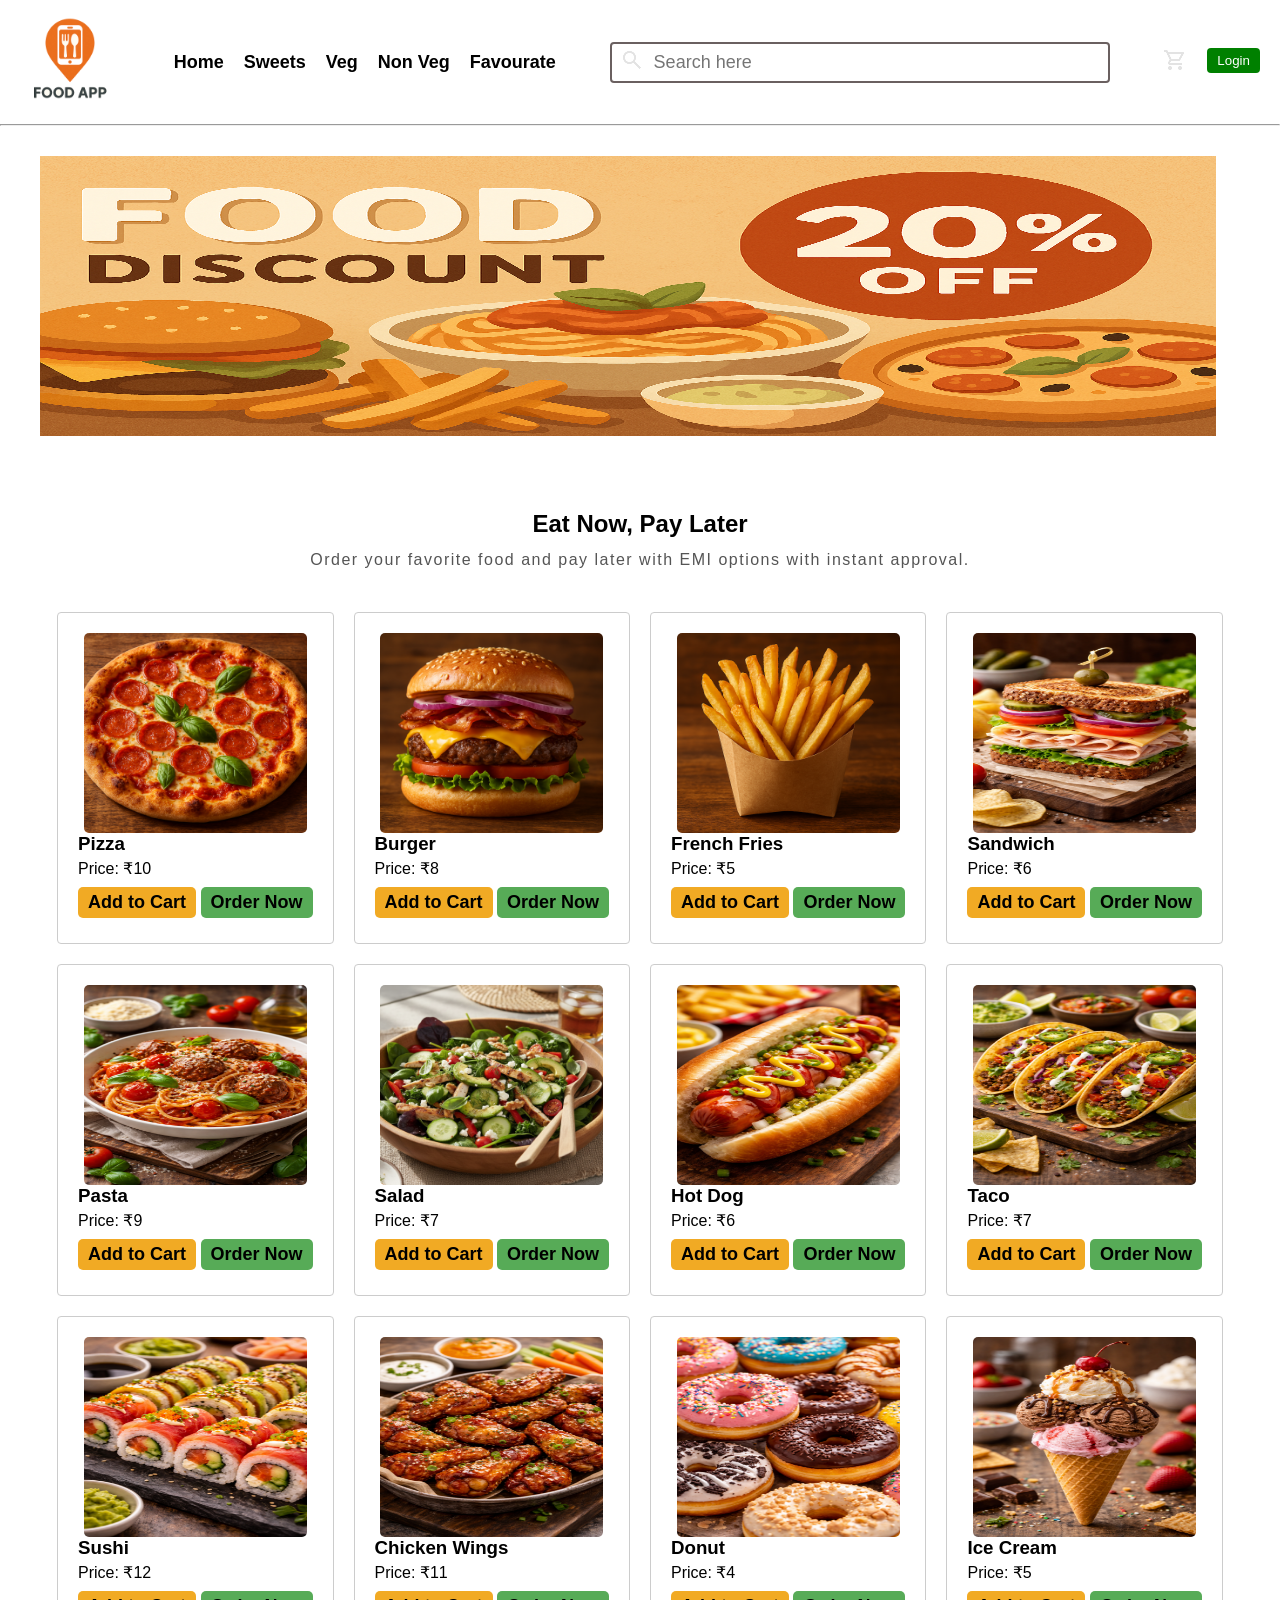
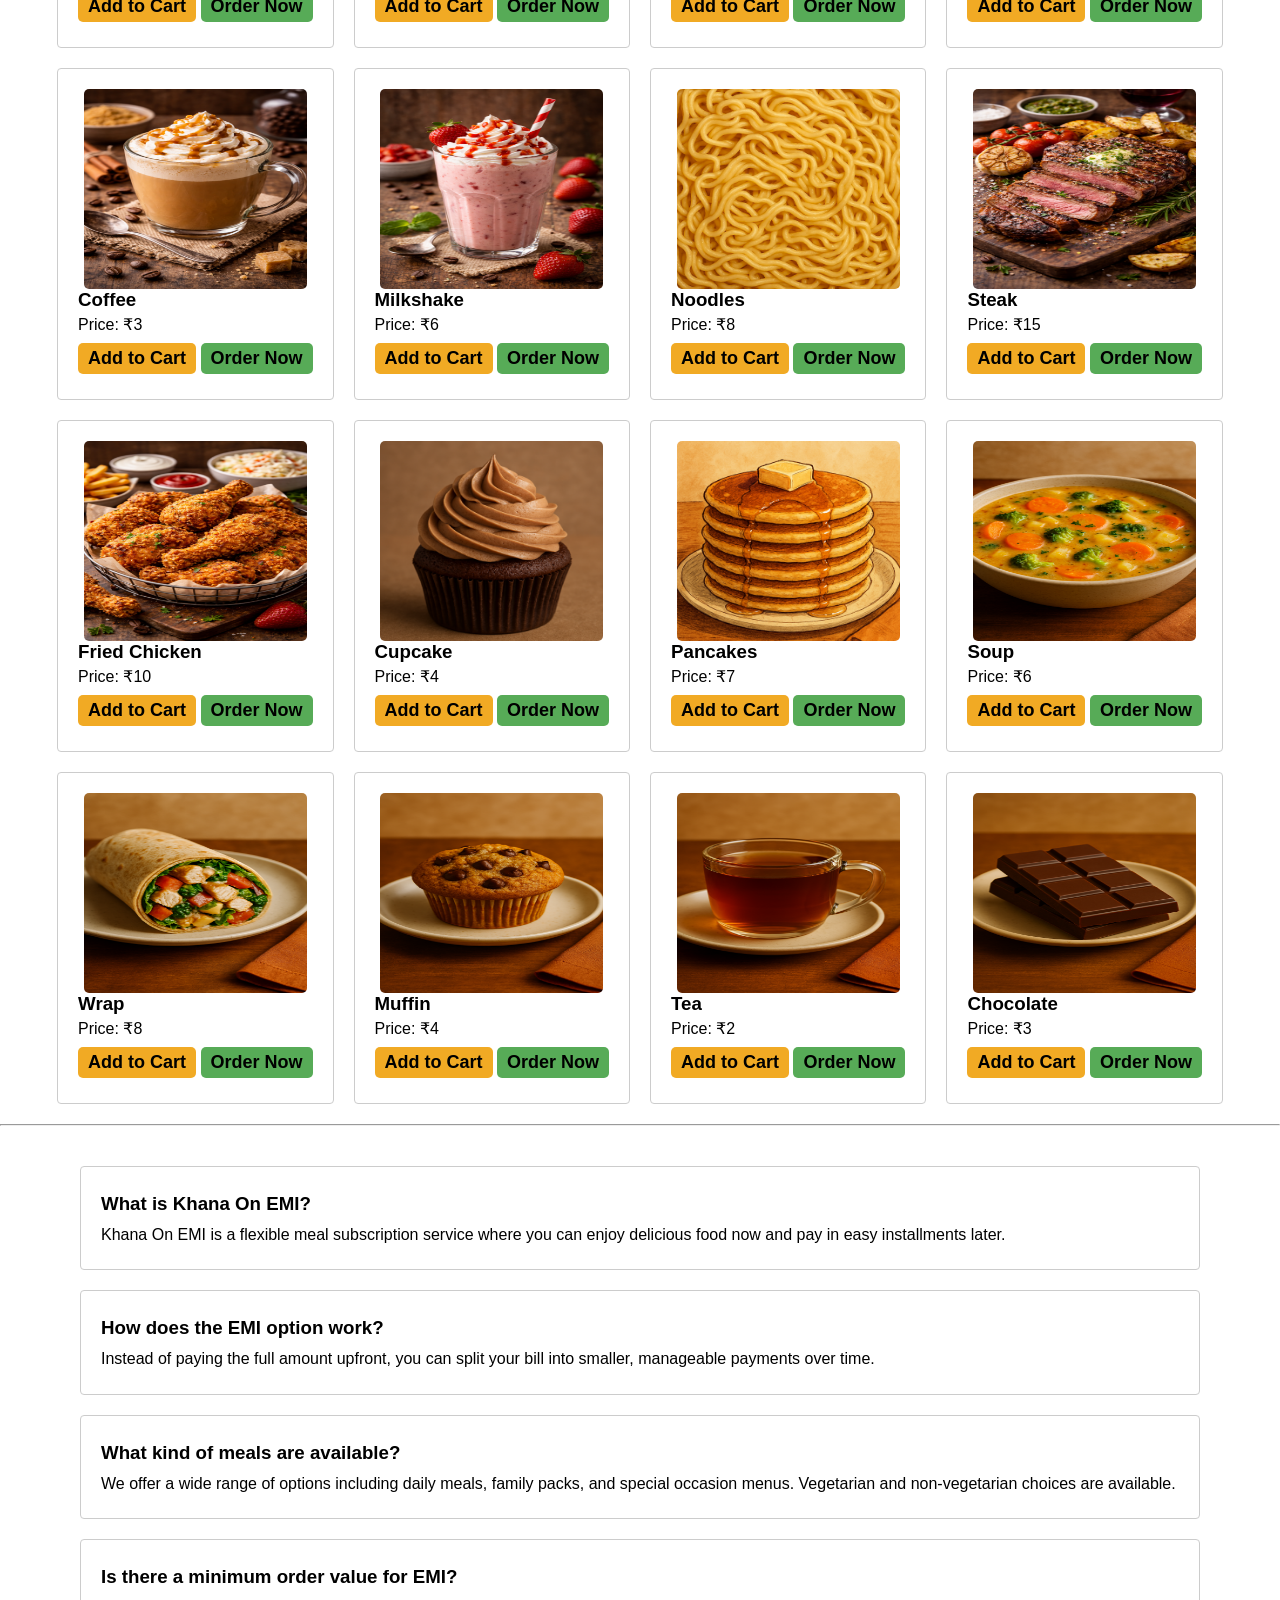
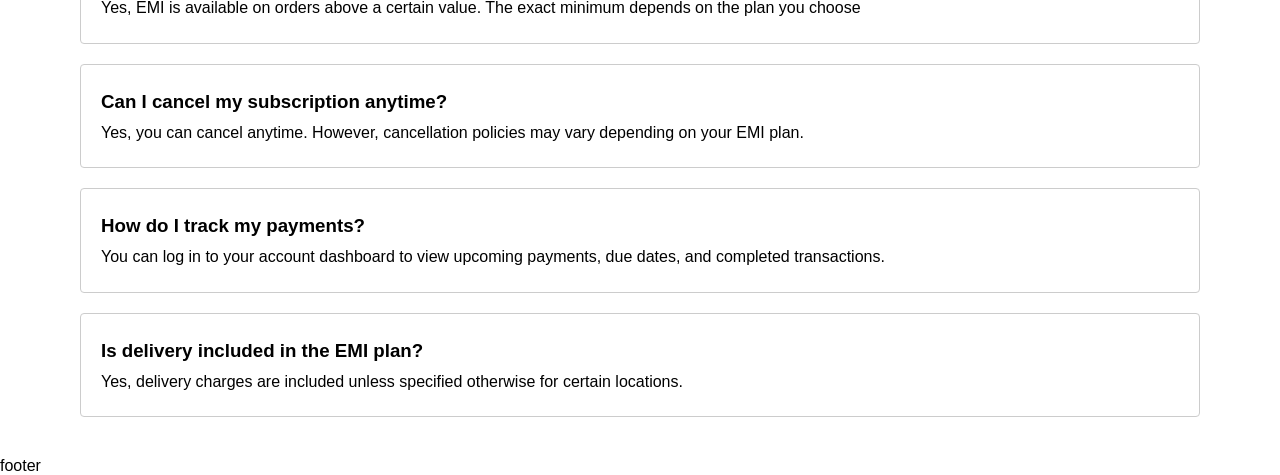
<file: index.html>
<!DOCTYPE html>
<html lang="en">
<head>
    <meta charset="UTF-8">
    <meta name="viewport" content="width=device-width, initial-scale=1.0">
    <title>Khana On EMI</title>
    <link rel="stylesheet" href="styles.css">
   
</head>
<body>
    <header>

        <div class="logo">
            <img src="./assects/logo.png" alt="">
        </div>
        <nav>
            <ul>
                <a href="index.html"><li>Home</li></a>
                <a href="./pages/sweets.html"><li>Sweets</li></a>
                <a href="./pages/veg.html"><li>Veg</li></a>
                <a href="./pages/nonVeg.html"><li>Non Veg</li></a>
                
                <li>Favourate</li>
            </ul>
        </nav>
        <div class="search-bar">
            <i class="search-icon">
                <img src="./icon/search.png" alt="">
            </i>
            <div class="search-inp">
                <input type="text" placeholder="Search here">
            </div>
        </div>
        <div class="header-btn">
            <a href="./pages/bag.html">
                <icon class="cart"><img src="./icon/cart.png" alt="cart"><sup>0</sup>
            </a>
            </icon><a href="./pages/login.html">
                <button class="login"> Login</button>
            </a>
        </div> 

    </header>
    <hr>
    <main>
        <div class="hero">
            <img src="./assects/banner.png" alt="">
        </div>
        <div class="something">
            <h2>Eat Now, Pay Later</h2>
            <p>Order your favorite food and pay later with EMI options with instant approval.</p>
        </div>
        <div class="cards">
             <!-- Food items will be dynamically inserted here -->
        </div>
    </main>
    <hr>
    <footer>
        <div class="faqs">
            <div class="faq">
                <h3>What is Khana On EMI?</h3>
                <p>Khana On EMI is a flexible meal subscription service where you can enjoy delicious food now and pay in easy installments later.</p>
            </div>
            
            <div class="faq">
                <h3>How does the EMI option work?</h3>
                <p>Instead of paying the full amount upfront, you can split your bill into smaller, manageable payments over time.</p>
            </div>
            <div class="faq">
                <h3>What kind of meals are available?</h3>
                <p>We offer a wide range of options including daily meals, family packs, and special occasion menus. Vegetarian and non-vegetarian choices are available.</p>
            </div>
            <div class="faq">
                <h3>Is there a minimum order value for EMI?</h3>
                <p>Yes, EMI is available on orders above a certain value. The exact minimum depends on the plan you choose</p>
            </div>
            <div class="faq">
                <h3>Can I cancel my subscription anytime?</h3>
                <p>Yes, you can cancel anytime. However, cancellation policies may vary depending on your EMI plan.</p>
            </div>
            <div class="faq">
                <h3>How do I track my payments? </h3>
                <p>You can log in to your account dashboard to view upcoming payments, due dates, and completed transactions.</p>
            </div>
            <div class="faq">
                <h3>Is delivery included in the EMI plan?  </h3>
                <p>Yes, delivery charges are included unless specified otherwise for certain locations.</p>
            </div>

        </div>
        footer
    </footer>
    <script src="data/data.js"></script>
    <script src="scripts.js"></script>
</body>
</html>
</file>
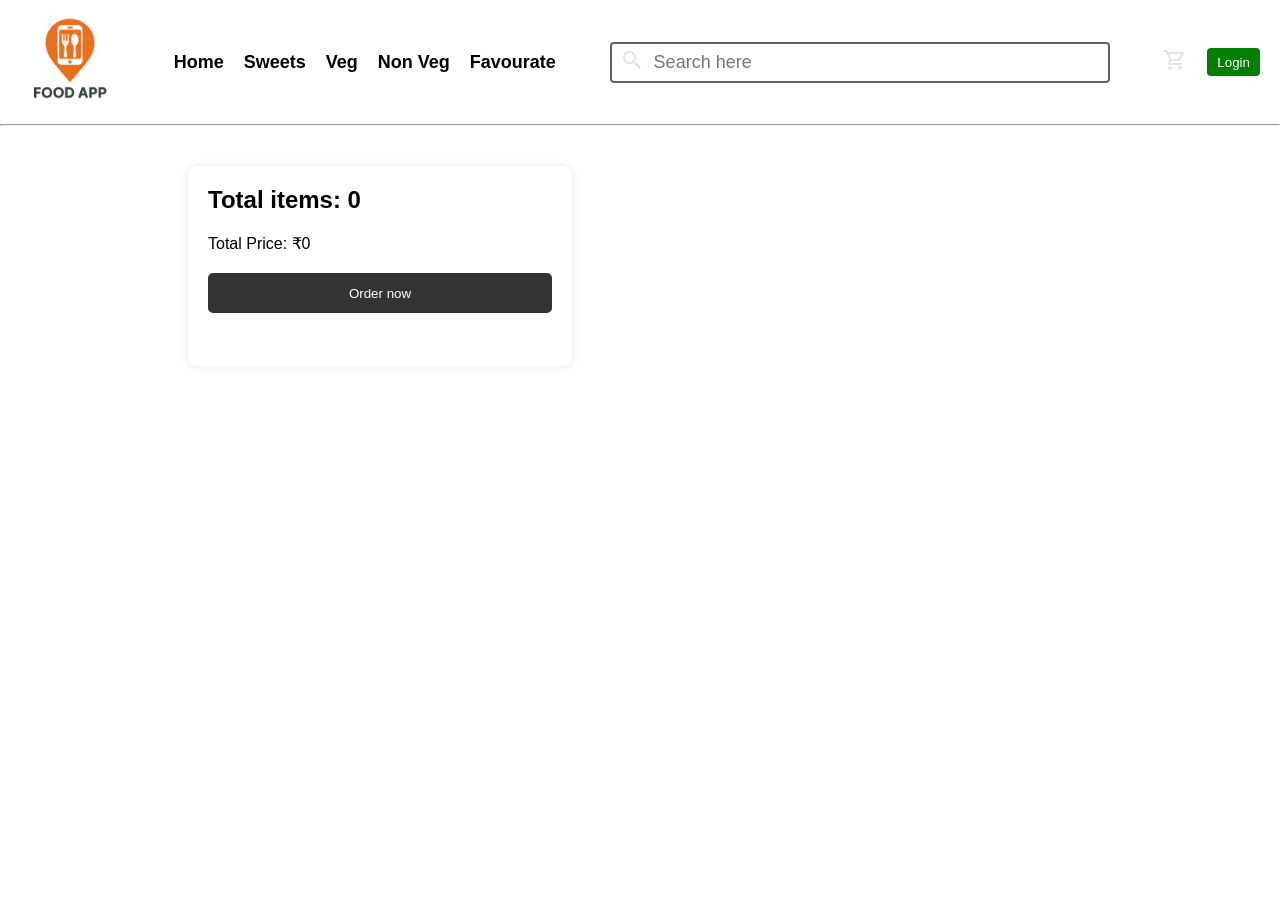
<file: pages/bag.html>
<!DOCTYPE html>
<html lang="en">
<head>
    <meta charset="UTF-8">
    <meta name="viewport" content="width=device-width, initial-scale=1.0">
    <title>Bag</title>
    <link rel="stylesheet" href="../styles.css">
    <link rel="stylesheet" href="../styles/bag.css">
</head>
<body>
        <header>
        <div class="logo">
            <img src="../assects/logo.png" alt="">
        </div>
        <nav>
            <ul>
            <a href="../index.html">
                <li>Home</li>
            </a>
            <a href="../pages/sweets.html">
                <li>Sweets</li>
            </a>
            <a href="../pages/veg.html">
                <li>Veg</li>
            </a>
            <a href="../pages/nonVeg.html">
                <li>Non Veg</li>
            </a>
                
                
                <li>Favourate</li>
            </ul>
        </nav>
        <div class="search-bar">
            <i class="search-icon">
                <img src="../icon/search.png" alt="">
            </i>
            <div class="search-inp">
                <input type="text" placeholder="Search here">
            </div>
        </div>
        </div>
        <div class="header-btn">
            <icon class="cart">
            <img src="../icon/cart.png" alt="cart"><sup>0</sup>
            </icon>
            <button class="login" onclick="
            window.location.href = '../pages/login.html';
            pop
            ">Login</button>
        </div>
    </header>
    <hr>
    <main>
        <div class="bag-container">
            <div class="bag-items">
                <div class="bag-cards">
                    <!-- <div class="bag-card">
                        <img src="../assects/icecream.png" alt="">
                        <div class="text">
                            <h3>Ice Cream</h3>
                        <p>Price: ₹100</p>
                        </div>
                        <i>X</i>
                    </div> -->
                </div>
            </div>
            <div class="bag-bill">
                <!-- <h2>Total items: 1</h2>
                <p>Total Price: ₹100</p>
                <button>Order now</button> -->
            </div>
        </div>
    </main>
    <script src="/data/data.js"></script>
    <script src="/scripts.js"></script>
    <script src="/scripts/bag.js"></script>
</body>
</html>
</file>
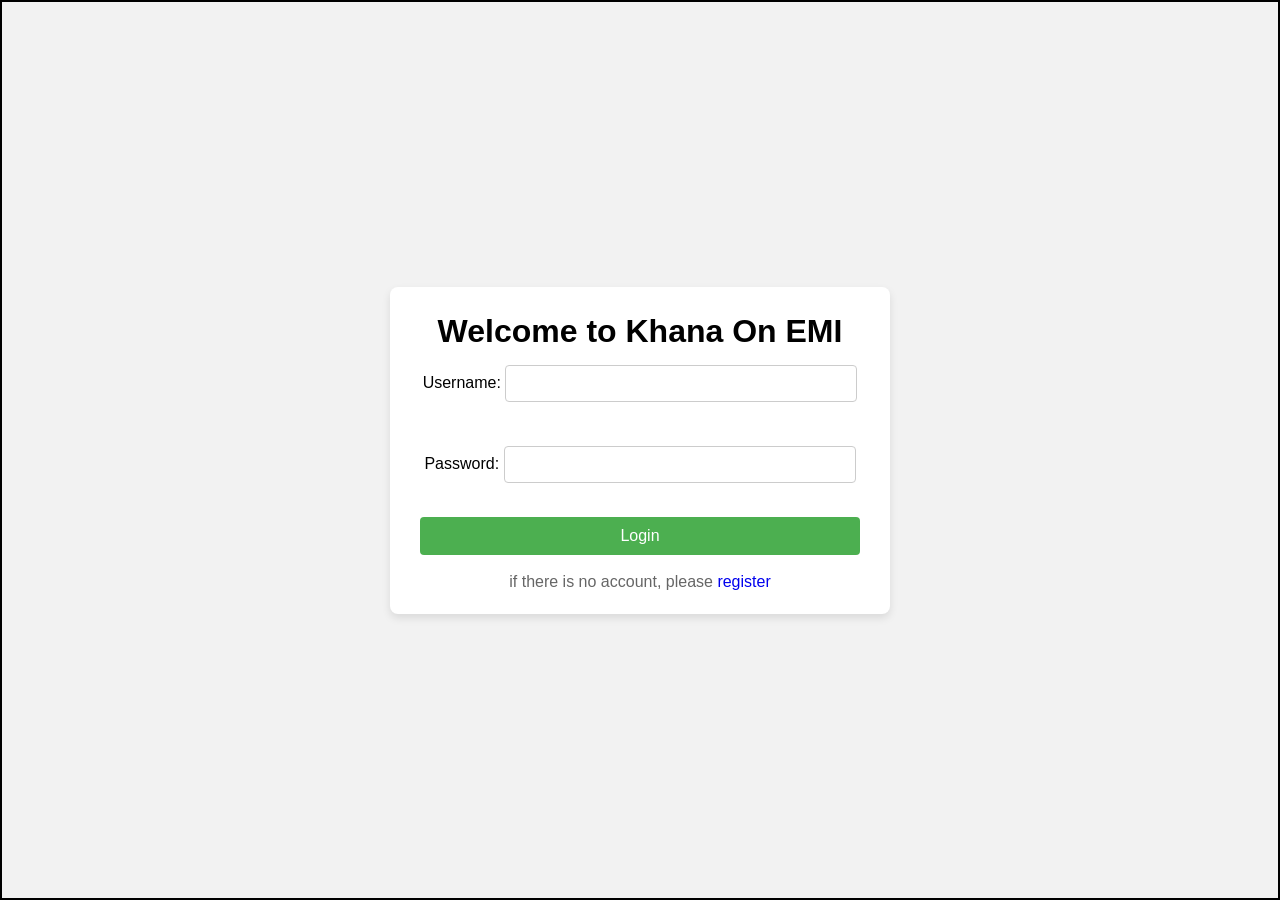
<file: pages/login.html>
<!doctype html>
<html lang="en">
  <head>
    <meta charset="UTF-8" />
    <meta name="viewport" content="width=device-width, initial-scale=1.0" />
    <title>login</title>
    <link rel="stylesheet" href="../styles/login.css" />
  </head>
  <body>
    <div class="login-container">
      <h1>Welcome to Khana On EMI</h1>
      <form action="/login" method="post">
        <label for="username">Username:</label>
        <input type="text" id="username" name="username" required /><br /><br />
        <label for="password">Password:</label>
        <input
          type="password"
          id="password"
          name="password"
          required
        /><br /><br />
        <button type="submit">Login</button>
      </form>

      <p>if there is no account, please <a href="./signUp.html">register</a></p>
    </div>
  </body>
</html>
</file>
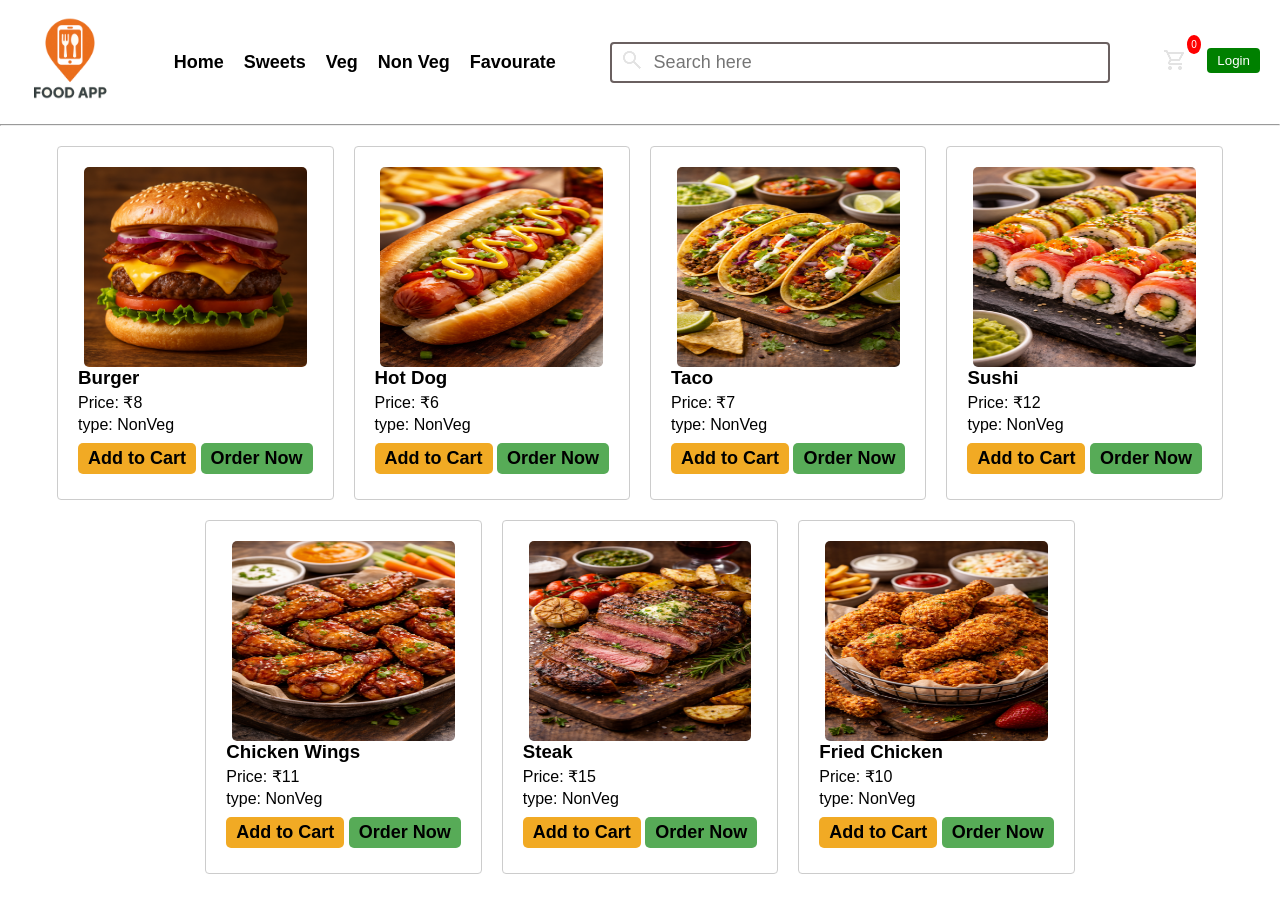
<file: pages/nonVeg.html>
<!DOCTYPE html>
<html lang="en">
<head>
    <meta charset="UTF-8">
    <meta name="viewport" content="width=device-width, initial-scale=1.0">
    <title>Non Veg</title>
    <link rel="stylesheet" href="../styles.css">
    <link rel="stylesheet" href="../styles/nonVeg.css">
</head>
<body>
    <header>

        <div class="logo">
            <img src="../assects/logo.png" alt="">
        </div>
        <nav>
            <ul>
                <a href="../index.html"><li>Home</li></a>
                <a href="../pages/sweets.html"><li>Sweets</li></a>
                <a href="../pages/veg.html"><li>Veg</li></a>
                <a href="../pages/nonVeg.html"><li>Non Veg</li></a>
                
                <li>Favourate</li>
            </ul>
        </nav>
        <div class="search-bar">
            <i class="search-icon">
                <img src="../icon/search.png" alt="">
            </i>
            <div class="search-inp">
                <input type="text" placeholder="Search here">
            </div>
        </div>
        <div class="header-btn">
            <a href="../pages/bag.html">
                <icon class="cart"><img src="../icon/cart.png" alt="cart"><sup>0</sup>
            </a>
            </icon><a href="../pages/login.html">
                <button class="login"> Login</button>
            </a>
        </div> 

    </header>
    <hr>
    <div class="nonVeg-cards">

    </div>
    <script src="../data/data.js"></script>
    <script src="../scripts/nonVeg.js"></script>
</body>
</html>
</file>
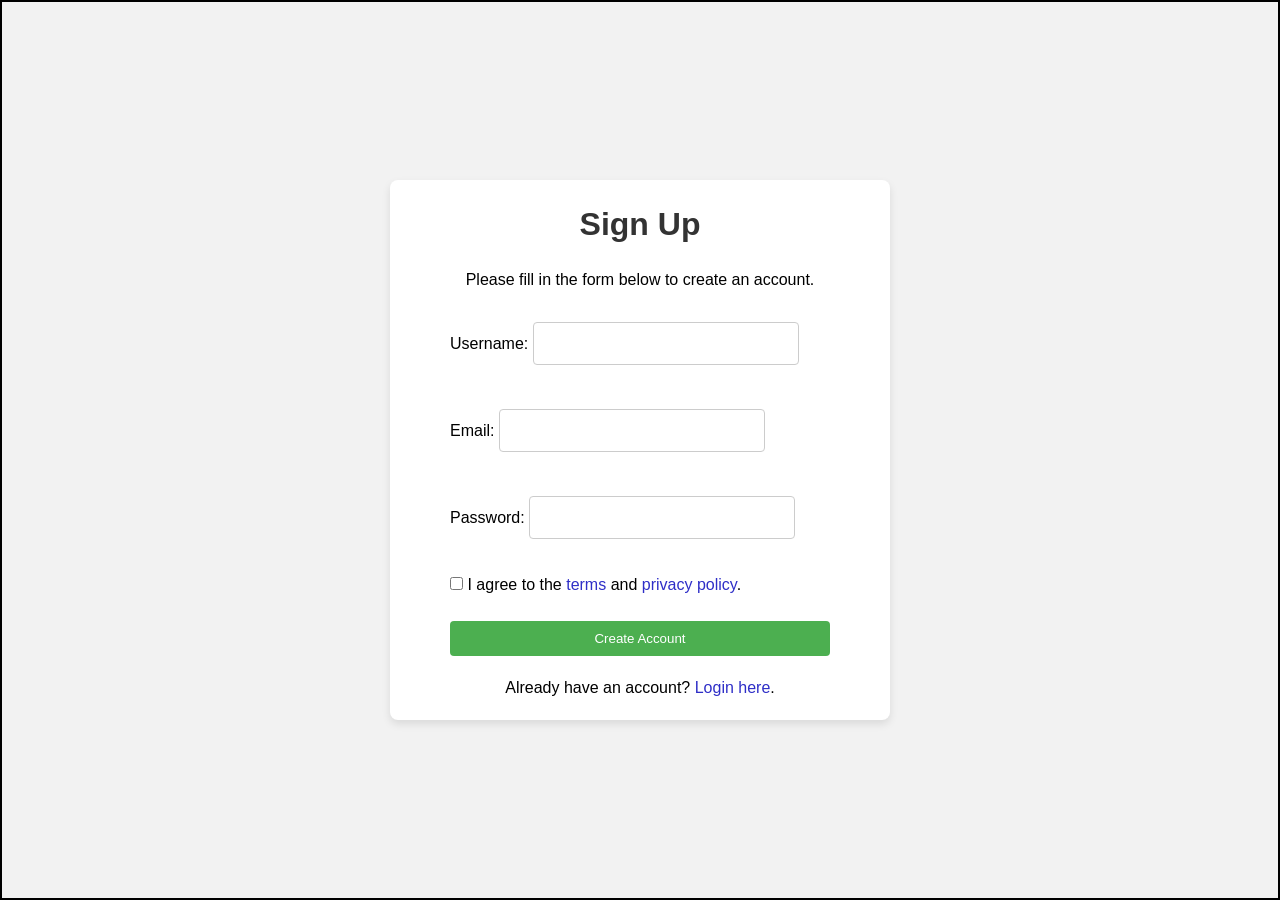
<file: pages/signUp.html>
<!doctype html>
<html lang="en">
  <head>
    <meta charset="UTF-8" />
    <meta name="viewport" content="width=device-width, initial-scale=1.0" />
    <title>sign up</title>
    <link rel="stylesheet" href="../styles/signUp.css" />
  </head>
  <body>
    <div class="signUp-container">
      <h1>Sign Up</h1>
      <p>Please fill in the form below to create an account.</p>
      <form action="/register" method="post">
        <label for="username">Username:</label>
        <input type="text" id="username" name="username" required /><br /><br />

        <label for="email">Email:</label>
        <input type="email" id="email" name="email" required /><br /><br />

        <label for="password">Password:</label>
        <input
          type="password"
          id="password"
          name="password"
          required
        /><br /><br />

        <input type="checkbox" name="terms" id="terms" required />
        <label for="terms"
          >I agree to the <a href="/terms">terms</a> and
          <a href="/privacy">privacy policy</a>.</label
        ><br /><br />

        <button type="submit">Create Account</button>
      </form>
      <p>Already have an account? <a href="./login.html">Login here</a>.</p>
    </div>
  </body>
</html>
</file>
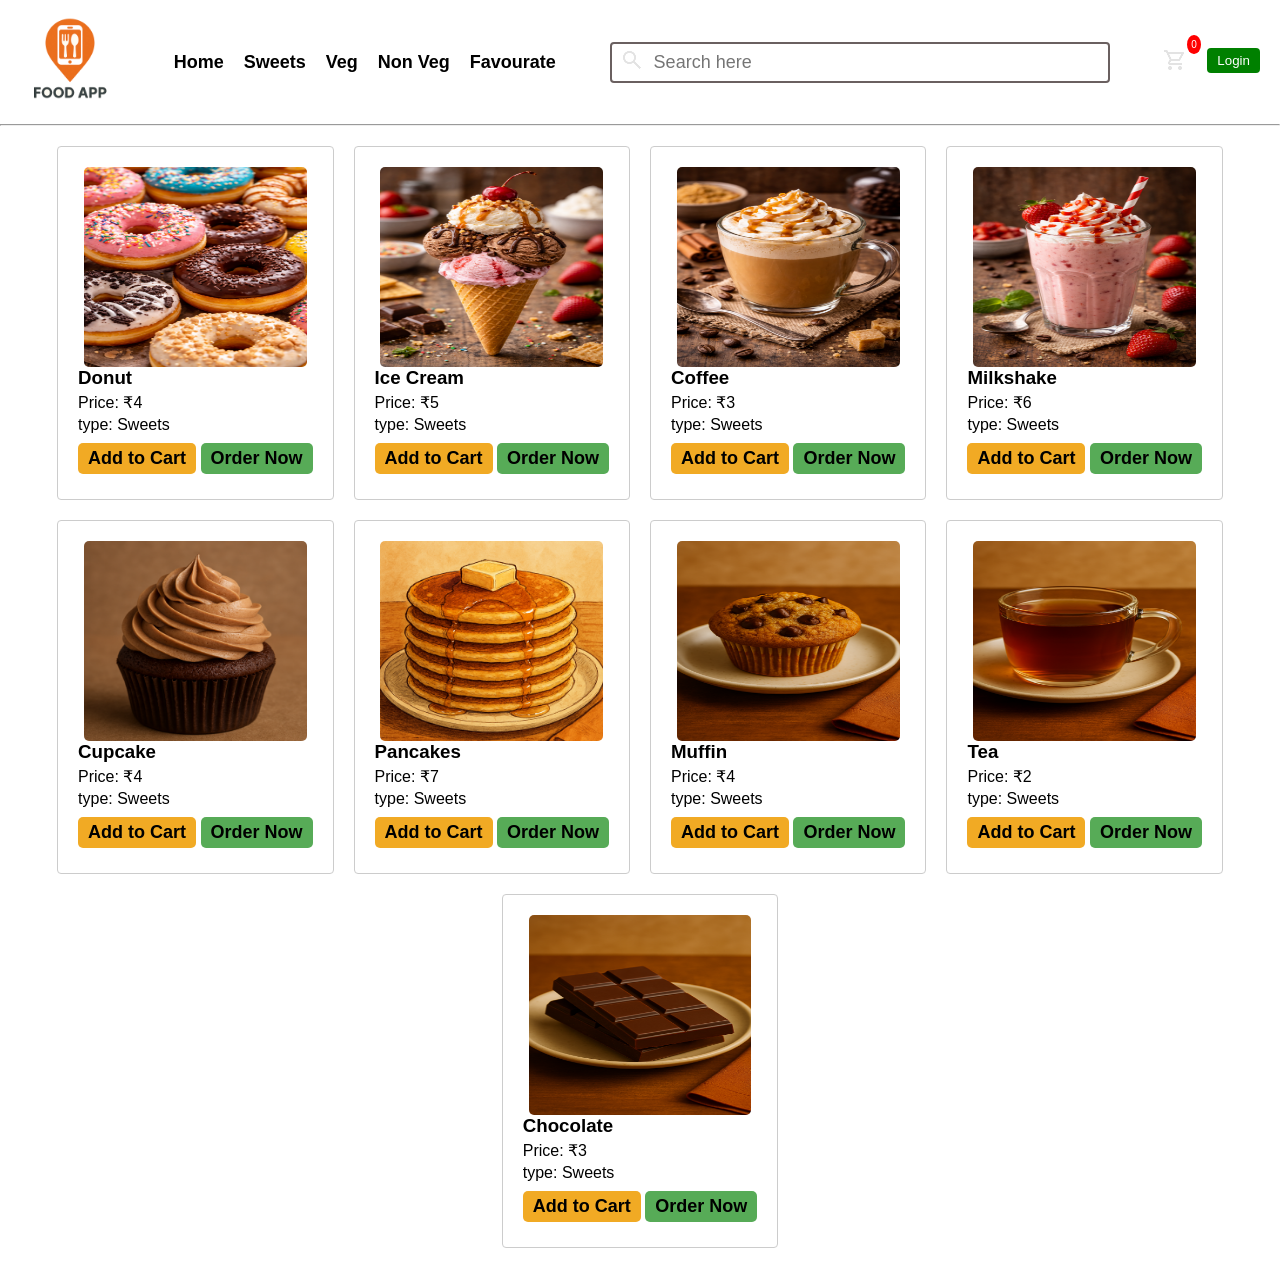
<file: pages/sweets.html>
<!DOCTYPE html>
<html lang="en">
<head>
    <meta charset="UTF-8">
    <meta name="viewport" content="width=device-width, initial-scale=1.0">
    <title>Document</title>
    <link rel="stylesheet" href="../styles.css">
    <link rel="stylesheet" href="../styles/sweets.css">
</head>
<body>
   <header>

        <div class="logo">
            <img src="../assects/logo.png" alt="">
        </div>
        <nav>
            <ul>
                <a href="../index.html"><li>Home</li></a>
                <a href="../pages/sweets.html"><li>Sweets</li></a>
                <a href="../pages/veg.html"><li>Veg</li></a>
                <a href="../pages/nonVeg.html"><li>Non Veg</li></a>
                
                <li>Favourate</li>
            </ul>
        </nav>
        <div class="search-bar">
            <i class="search-icon">
                <img src="../icon/search.png" alt="">
            </i>
            <div class="search-inp">
                <input type="text" placeholder="Search here">
            </div>
        </div>
        <div class="header-btn">
            <a href="../pages/bag.html">
                <icon class="cart"><img src="../icon/cart.png" alt="cart"><sup>0</sup>
            </a>
            </icon><a href="../pages/login.html">
                <button class="login"> Login</button>
            </a>
        </div> 

    </header>
    <hr>
    <div class="sweets-cards">

    </div>
    <script src="../data/data.js"></script>
    <script src="../scripts/sweets.js"></script>
</body>
</html>
</file>
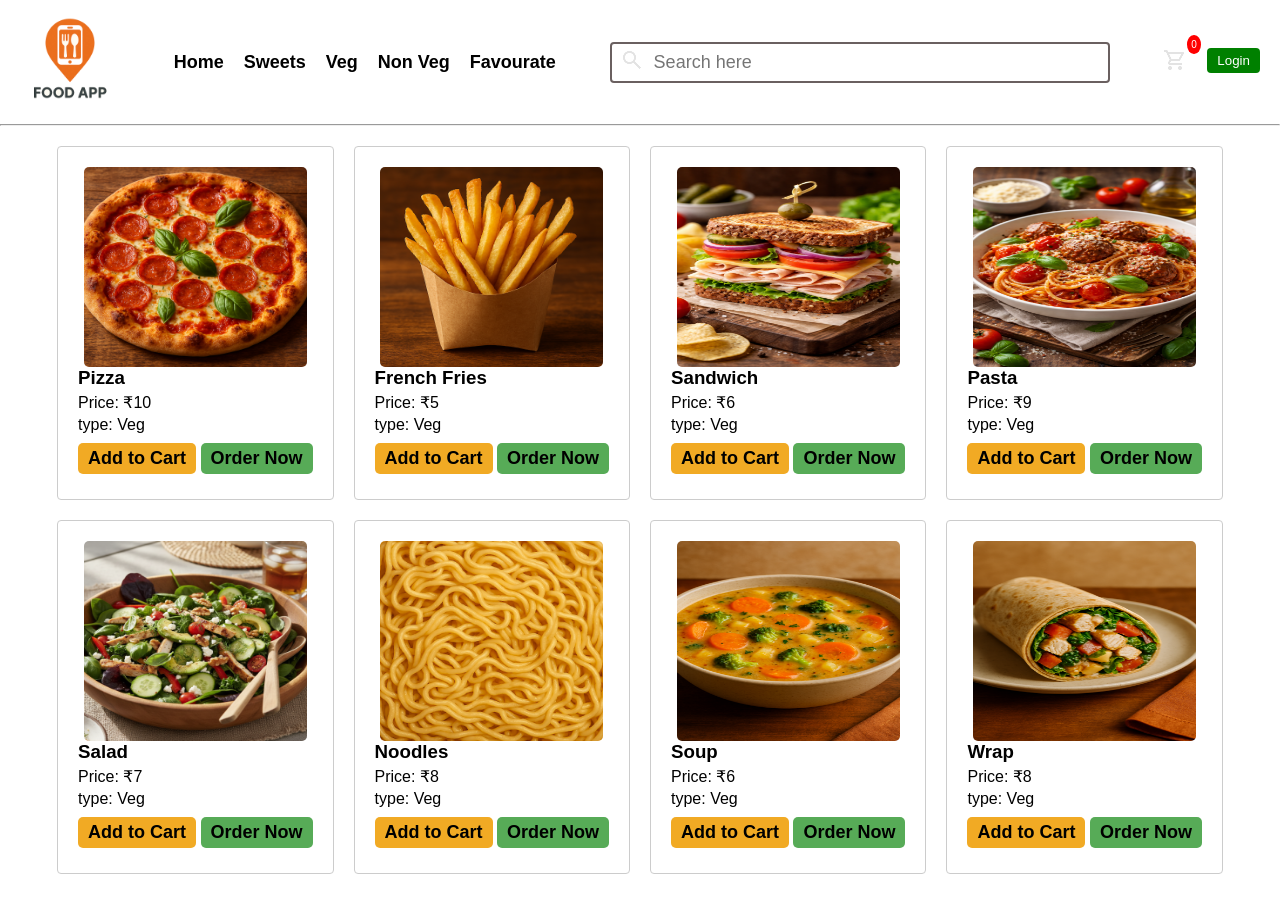
<file: pages/veg.html>
<!DOCTYPE html>
<html lang="en">
<head>
    <meta charset="UTF-8">
    <meta name="viewport" content="width=device-width, initial-scale=1.0">
    <link rel="stylesheet" href="../styles.css">
    <link rel="stylesheet" href="../styles/veg.css">
    <title>Veg</title>
</head>
<body>
    <header>

        <div class="logo">
            <img src="../assects/logo.png" alt="">
        </div>
        <nav>
            <ul>
                <a href="../index.html"><li>Home</li></a>
                <a href="../pages/sweets.html"><li>Sweets</li></a>
                <a href="../pages/veg.html"><li>Veg</li></a>
                <a href="../pages/nonVeg.html"><li>Non Veg</li></a>
                
                <li>Favourate</li>
            </ul>
        </nav>
        <div class="search-bar">
            <i class="search-icon">
                <img src="../icon/search.png" alt="">
            </i>
            <div class="search-inp">
                <input type="text" placeholder="Search here">
            </div>
        </div>
        <div class="header-btn">
            <a href="../pages/bag.html">
                <icon class="cart"><img src="../icon/cart.png" alt="cart"><sup>0</sup>
            </a>
            </icon><a href="../pages/login.html">
                <button class="login"> Login</button>
            </a>
        </div> 

    </header>
    <hr>
    <div class="veg-cards">

    </div>
    <script src="../data/data.js"></script>
    <script src="../scripts/veg.js"></script>
</body>
</html>
</file>
<file: styles.css>
/* @import url('https://fonts.googleapis.com/css2?family=Poppins:wght@300;400;500;600&display=swap'); */

* {
  padding: 0;
  margin: 0;
  box-sizing: border-box;
  font-family: Arial, Helvetica, sans-serif;
}

header {
  display: flex;
  align-items: center;
  justify-content: space-between;
  padding: 10px 20px;
}

nav ul {
  display: flex;
  list-style: none;
  gap: 20px;
  font-size: 18px;
  font-weight: 700;
}

.logo img {
  width: 100px;
  height: 100px;
}

.search-bar {
  display: flex;
  gap: 2px;
  border: 2px solid rgb(106, 96, 96);
  padding: 4px 8px;
  border-radius: 4px;
  width: 500px;
}

/* .search-bar .search-icon img {
    

} */

.search-bar .search-inp input {
  border: none;
  padding: 4px 8px;
  outline: none;
  font-size: 18px;
}

.header-btn {
      display: flex;
    justify-content: center;
    gap: 20px;
}

.cart sup {
  position: absolute;
 top: 35px;
 background-color: red;
 padding: 4px;
 border-radius: 50%;
 color: white;
 font-size: 10px;
}

/* .cart {
  margin-left: 300px;
} */

.login {
  padding: 5px 10px;
  background-color: green;
  color: white;
  border: none;
  border-radius: 4px;
}

.hero img {
  margin: 20px;
  padding: 10px 20px;
  width: 95%;
  height: 300px;
}

.something {
  margin: 20px;
  text-align: center;
  padding: 20px;
}

.something h2 {
  font-size: 24px;
  margin-bottom: 10px;
  font-weight: 700;
}

.something p {
  font-size: 16px;
  color: #555;
  line-height: 1.5;
  letter-spacing: 1.5px;
}

.cards {
  display: flex;
  gap: 20px;
  margin: 20px 40px;
  flex-wrap: wrap;
  justify-content: center;
  align-items: center;
}

.cards .card {
  padding: 20px;
  border: 1px solid #ccc;
  border-radius: 4px;
}

.card img {
  display: flex;
  width: 95%;
  height: 200px;
  border-radius: 5px;
  margin: auto;
}

.card img:hover {
  transform: scale(1.05);
  transition: transform 0.3s ease;
}
.card p {
  margin: 4px 0px;
}

.card button {
  margin: 5px 0px;
  padding: 5px 10px;
  border: none;
  border-radius: 5px;
  font-size: 18px;
  font-weight: 600;
}

.card .add-to-cart {
  background-color: rgb(241, 170, 36);
}

.card .order-now {
  background-color: rgb(87, 171, 87);
}

.faqs {
  display: flex;
  gap: 20px;
  margin: 20px 40px;
  padding: 20px 40px;
  flex-direction: column;
  justify-content: center;
}

.faqs .faq {
  border: 1px solid #ccc;
  border-radius: 4px;
  padding: 20px;
  line-height: 1.8;
}

a {
  text-decoration: none;
  color: black;
}
</file>
<file: styles/bag.css>
* {
    margin: 0;
    padding: 0;
    box-sizing: border-box;
}

.bag-container {
    width: 80%;
    margin: 0 auto;
    display: flex;
    gap: 20px;
    padding: 20px;
}

.bag-card {
    display: flex;
    align-items: center;
    gap: 40px;
    width: 50vw;
    height: 200px;
    background-color: #fff;
    border-radius: 10px;
    box-shadow: 0 0 10px rgba(0, 0, 0, 0.1);
    margin: 20px;
    position: relative;
}

.bag-card img {
    box-sizing: content-box;
    width: 150px;
    height: 150px;
    border-radius: 20px;
    padding: 20px;
    margin: 20px;
}

.bag-card .text {
    display: flex;
    flex-direction: column;
    gap: 20px;
}

.bag-card i {
    position: absolute;
    top: 20px;
    right: 20px;
    font-size: 20px;
    color: #333;
    cursor: pointer;
    font-weight: 700;
}

.bag-bill {
    display: flex;
    flex-direction: column;
    gap: 20px;
    width: 30vw;
    height: 200px;
    background-color: #fff;
    border-radius: 10px;
    box-shadow: 0 0 10px rgba(0, 0, 0, 0.1);
    margin: 20px;
    padding: 20px;
}

.bag-bill button {
    width: 100%;
    height: 40px;
    background-color: #333;
    color: #fff;
    border: none;
    border-radius: 5px;
    cursor: pointer;
}
</file>
<file: styles/login.css>
* {
    padding: 0;
    margin: 0;
    box-sizing: border-box;
}

body {
    
    background: #f2f2f2;
    font-family: 'Segoe UI', Tahoma, Verdana, sans-serif;
    display: flex;
    flex-direction: column;
    justify-content: center;
    align-items: center;
    min-height: 100vh;
    border: 2px solid black;
}

.login-container {
    text-align: center;
    background: #fff;
    padding: 20px 30px;
    border-radius: 8px;
    box-shadow: 0 4px 8px rgba(0, 0, 0, 0.1);
    line-height: 1.5;
    max-width: 500px;
    width: 100%;
}

.login-container h2 {
    margin-bottom: 20px;
    color: #333;
}

.login-container input {
    width: 80%;
    padding: 10px;
    margin: 10px 0;
    border: 1px solid #ccc;
    border-radius: 4px;
}

.login-container button {
    width: 100%;
    padding: 10px;
    background-color: #4CAF50;
    color: white;
    border: none;
    border-radius: 4px;
    cursor: pointer;
    font-size: 16px;

}

.login-container button:hover {
    background-color: #45a049;
}

.login-container p {
    margin-top: 15px;
    color: #666;
}

.login-container a {
    text-decoration: none;
}
</file>
<file: styles/nonVeg.css>
* {
    padding: 0;
    margin: 0;
    box-sizing: border-box;
}

.nonVeg-cards {
  display: flex;
  gap: 20px;
  margin: 20px 40px;
  flex-wrap: wrap;
  justify-content: center;
  align-items: center;
}

.nonVeg-cards .nonVeg-card {
  padding: 20px;
  border: 1px solid #ccc;
  border-radius: 4px;
}

.nonVeg-card img {
  display: flex;
  width: 95%;
  height: 200px;
  border-radius: 5px;
  margin: auto;
}

.nonVeg-card img:hover {
  transform: scale(1.05);
  transition: transform 0.3s ease;
}
.nonVeg-card p {
  margin: 4px 0px;
}

.nonVeg-card button {
  margin: 5px 0px;
  padding: 5px 10px;
  border: none;
  border-radius: 5px;
  font-size: 18px;
  font-weight: 600;
}

.nonVeg-card .add-to-cart {
  background-color: rgb(241, 170, 36);
}

.nonVeg-card .order-now {
  background-color: rgb(87, 171, 87);
}
</file>
<file: styles/signUp.css>
* {
    margin: 0;
    padding: 0;
    box-sizing: border-box;
}

body {
    font-family: 'Segoe UI', Tahoma, Verdana, sans-serif;
    background: #f2f2f2;
    display: flex;
    justify-content: center;
    align-items: center;
    border: 2px solid black;
    min-height: 100vh;
}

.signUp-container {
    background: #fff;
    padding: 20px 30px;
    border-radius: 8px;
    box-shadow: 0 4px 8px rgba(0, 0, 0, 0.1);
    text-align: center;
    line-height: 1.5;
    max-width: 500px;
    width: 100%;
}

.signUp-container form {
  text-align: left;
  margin: 20px 30px;
}

.signUp-container h1 {
    margin-bottom: 20px;
    color: #333;
}

.signUp-container input[type="text"],
.signUp-container input[type="email"],
.signUp-container input[type="password"] {
    padding: 10px;
    margin: 10px 0;
    border: 1px solid #ccc;
    border-radius: 4px;
    min-width: 70%;
    font-size: 18px;
}

.signUp-container button {
    width: 100%;
    padding: 10px;
    background-color: #4CAF50;
    color: white;
    border: none;
    border-radius: 4px;
    cursor: pointer;
}

.signUp-container button:hover {
    background-color: #45a049;
}

a {
    color: rgb(46, 46, 199);
    text-decoration: none;
}
</file>
<file: styles/sweets.css>
* {
    padding: 0;
    margin: 0;
    box-sizing: border-box;
}

.sweets-cards {
  display: flex;
  gap: 20px;
  margin: 20px 40px;
  flex-wrap: wrap;
  justify-content: center;
  align-items: center;
}

.sweets-cards .sweets-card {
  padding: 20px;
  border: 1px solid #ccc;
  border-radius: 4px;
}

.sweets-card img {
  display: flex;
  width: 95%;
  height: 200px;
  border-radius: 5px;
  margin: auto;
}

.sweets-card img:hover {
  transform: scale(1.05);
  transition: transform 0.3s ease;
}
.sweets-card p {
  margin: 4px 0px;
}

.sweets-card button {
  margin: 5px 0px;
  padding: 5px 10px;
  border: none;
  border-radius: 5px;
  font-size: 18px;
  font-weight: 600;
}

.sweets-card .add-to-cart {
  background-color: rgb(241, 170, 36);
}

.sweets-card .order-now {
  background-color: rgb(87, 171, 87);
}
</file>
<file: styles/veg.css>
* {
    padding: 0;
    margin: 0;
    box-sizing: border-box;
}

.veg-cards {
  display: flex;
  gap: 20px;
  margin: 20px 40px;
  flex-wrap: wrap;
  justify-content: center;
  align-items: center;
}

.veg-cards .veg-card {
  padding: 20px;
  border: 1px solid #ccc;
  border-radius: 4px;
}

.veg-card img {
  display: flex;
  width: 95%;
  height: 200px;
  border-radius: 5px;
  margin: auto;
}

.veg-card img:hover {
  transform: scale(1.05);
  transition: transform 0.3s ease;
}
.veg-card p {
  margin: 4px 0px;
}

.veg-card button {
  margin: 5px 0px;
  padding: 5px 10px;
  border: none;
  border-radius: 5px;
  font-size: 18px;
  font-weight: 600;
}

.veg-card .add-to-cart {
  background-color: rgb(241, 170, 36);
}

.veg-card .order-now {
  background-color: rgb(87, 171, 87);
}
</file>
